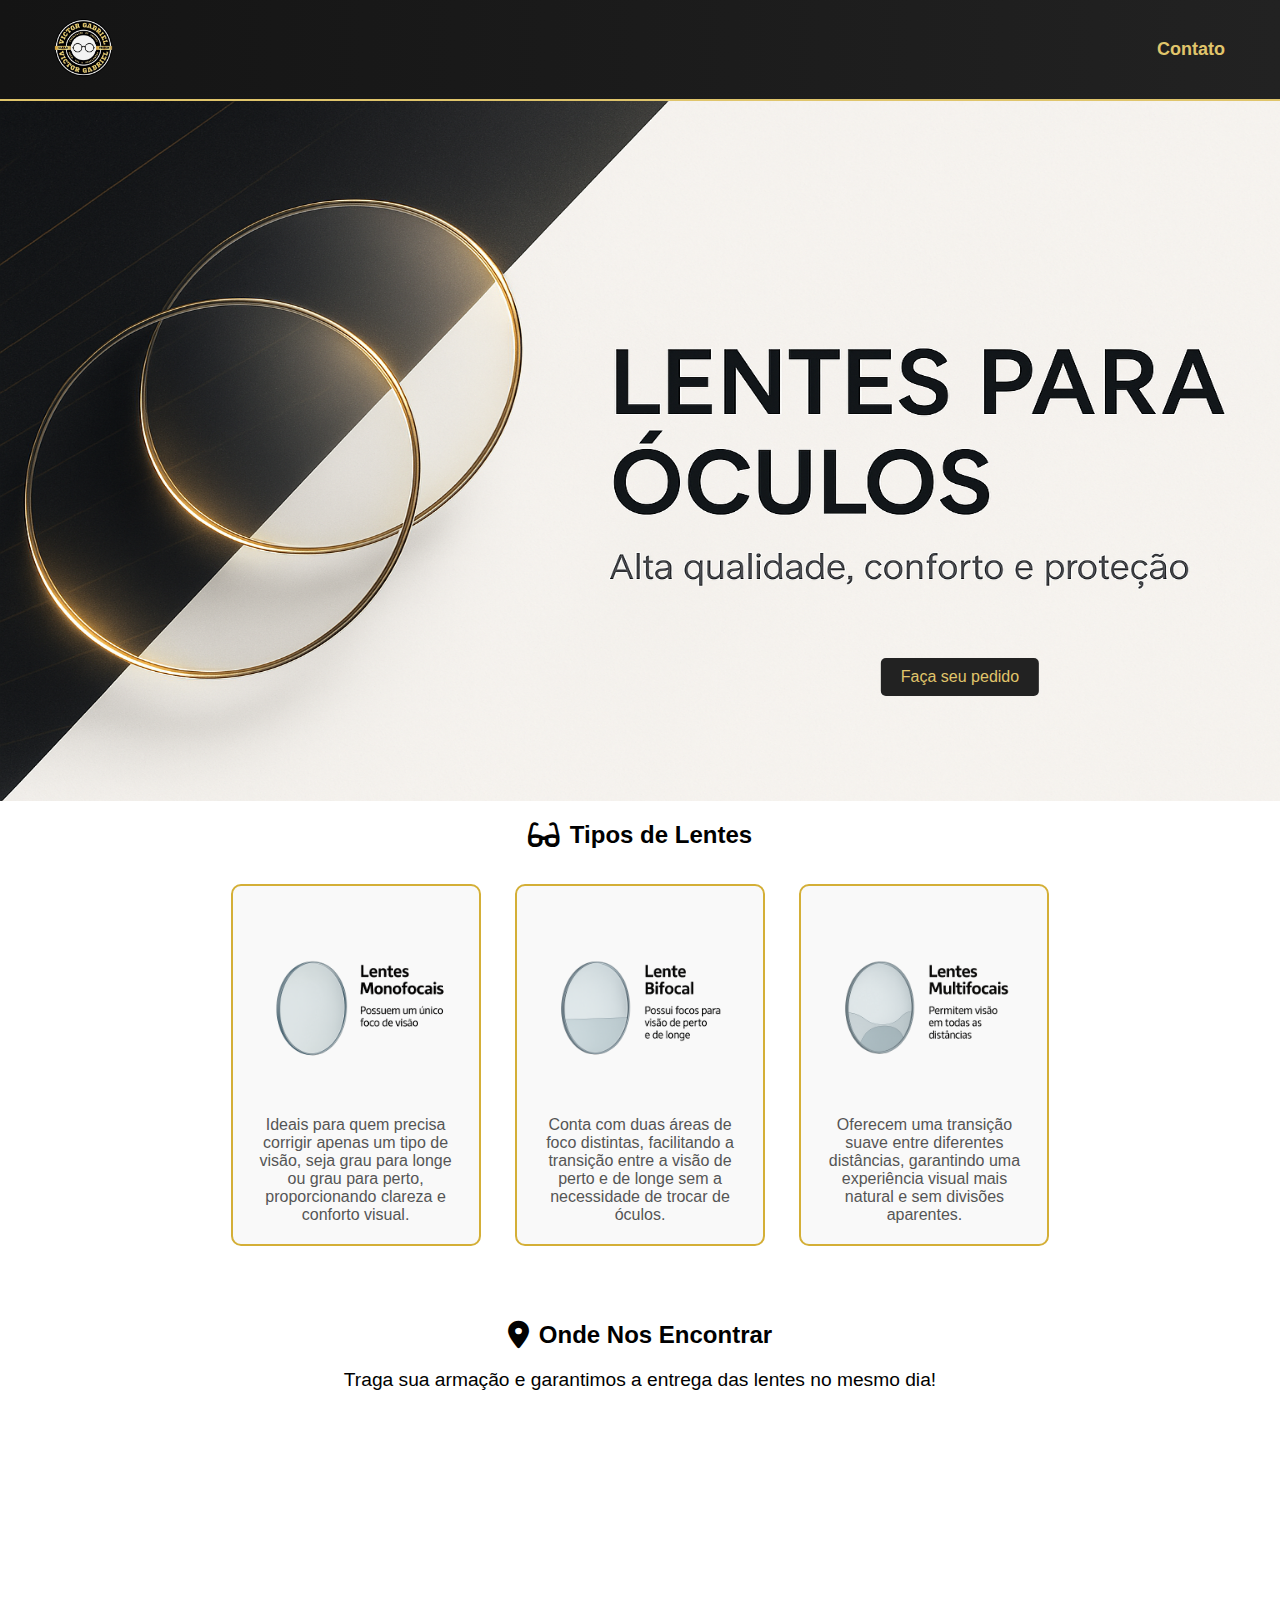
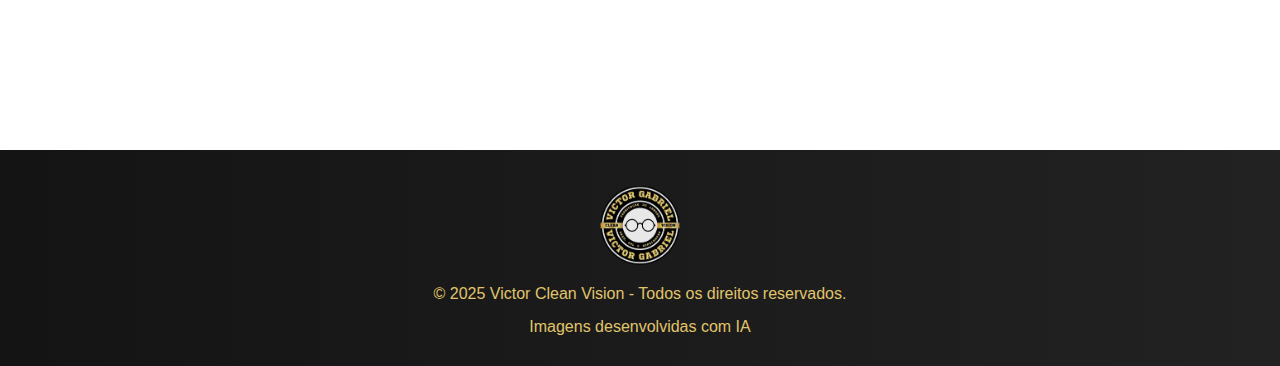
<file: index.html>
<!DOCTYPE html>
<html lang="pt-br">

<head>
  <meta charset="UTF-8" />
  <meta name="viewport" content="width=device-width, initial-scale=1.0" />
  <title>Victor Clean Vision | Lentes com Entrega no Mesmo Dia</title>
  <link rel="icon" type="image/x-icon" href="imagens/favicon_victor_clean.ico">
  <link rel="stylesheet" href="style/styles.css" />
  <link rel="stylesheet" href="https://cdnjs.cloudflare.com/ajax/libs/font-awesome/6.5.0/css/all.min.css" />
</head>

<body>
    <header>
        <a href="index.html">
          <img src="imagens/logo.png" alt="Victor Clean Vision" class="logo" />
        </a>
        <nav>
          <ul>
            <li><a href="contato/contato.html">Contato</a></li>
          </ul>
        </nav>
      </header>
      
    

  <main>
    <section class="banner">
      <img src="imagens/banner.png" alt="Lentes para Óculos" />
      <a href="loja/pedido.html" class="pedido-btn">Faça seu pedido</a>
    </section>

    <section class="lentes">
      <h2 class="titulo-secao"><i class="fas fa-glasses"></i> Tipos de Lentes</h2>

      <div class="lente-card">
        <a href="lentes/monofocais.html"><img src="imagens/Lentes_Monofocais.png" alt="Lente Monofocal para visão única" /></a>
        <p>Ideais para quem precisa corrigir apenas um tipo de visão, seja grau para longe ou grau para perto, proporcionando clareza e conforto visual.</p>
      </div>

      <div class="lente-card">
        <a href="lentes/bifocais.html"><img src="imagens/Lente_Bifocal.png" alt="Lente Bifocal para visão de perto e longe" /></a>
        <p>Conta com duas áreas de foco distintas, facilitando a transição entre a visão de perto e de longe sem a necessidade de trocar de óculos.</p>
      </div>

      <div class="lente-card">
        <a href="lentes/multifocais.html"><img src="imagens/Lentes_Multifocais.png" alt="Lente Multifocal com transição suave" /></a>
        <p>Oferecem uma transição suave entre diferentes distâncias, garantindo uma experiência visual mais natural e sem divisões aparentes.</p>
      </div>
    </section>

    <section class="localizacao">
      <h2 class="titulo-secao"><i class="fas fa-map-marker-alt"></i> Onde Nos Encontrar</h2>
      <p>Traga sua armação e garantimos a entrega das lentes no mesmo dia!</p>
      <iframe
        src="https://www.google.com/maps/embed?pb=!1m18!1m12!1m3!1d3837.7842630037617!2d-48.081454524280204!3d-15.86793212477132!2m3!1f0!2f0!3f0!3m2!1i1024!2i768!4f13.1!3m3!1m2!1s0x935a2d54c046957d%3A0xb51e02d458010423!2s1%20-%20QR%20206%20-%20Samambaia%2C%20Bras%C3%ADlia%20-%20DF!5e0!3m2!1spt-BR!2sbr!4v1743699405599!5m2!1spt-BR!2sbr"
        width="100%" height="300" style="border:0;" allowfullscreen="" loading="lazy">
      </iframe>
    </section>
  </main>

  <footer>
    <div class="footer-content">
        <img src="imagens/logo.png" alt="Victor Clean Vision" class="footer-logo">
        <p>&copy; 2025 Victor Clean Vision - Todos os direitos reservados.</p>
        <p>Imagens desenvolvidas com IA</p>
    </div>
</footer>


  <script src="script/script.js"></script>
</body>

</html>
</file>
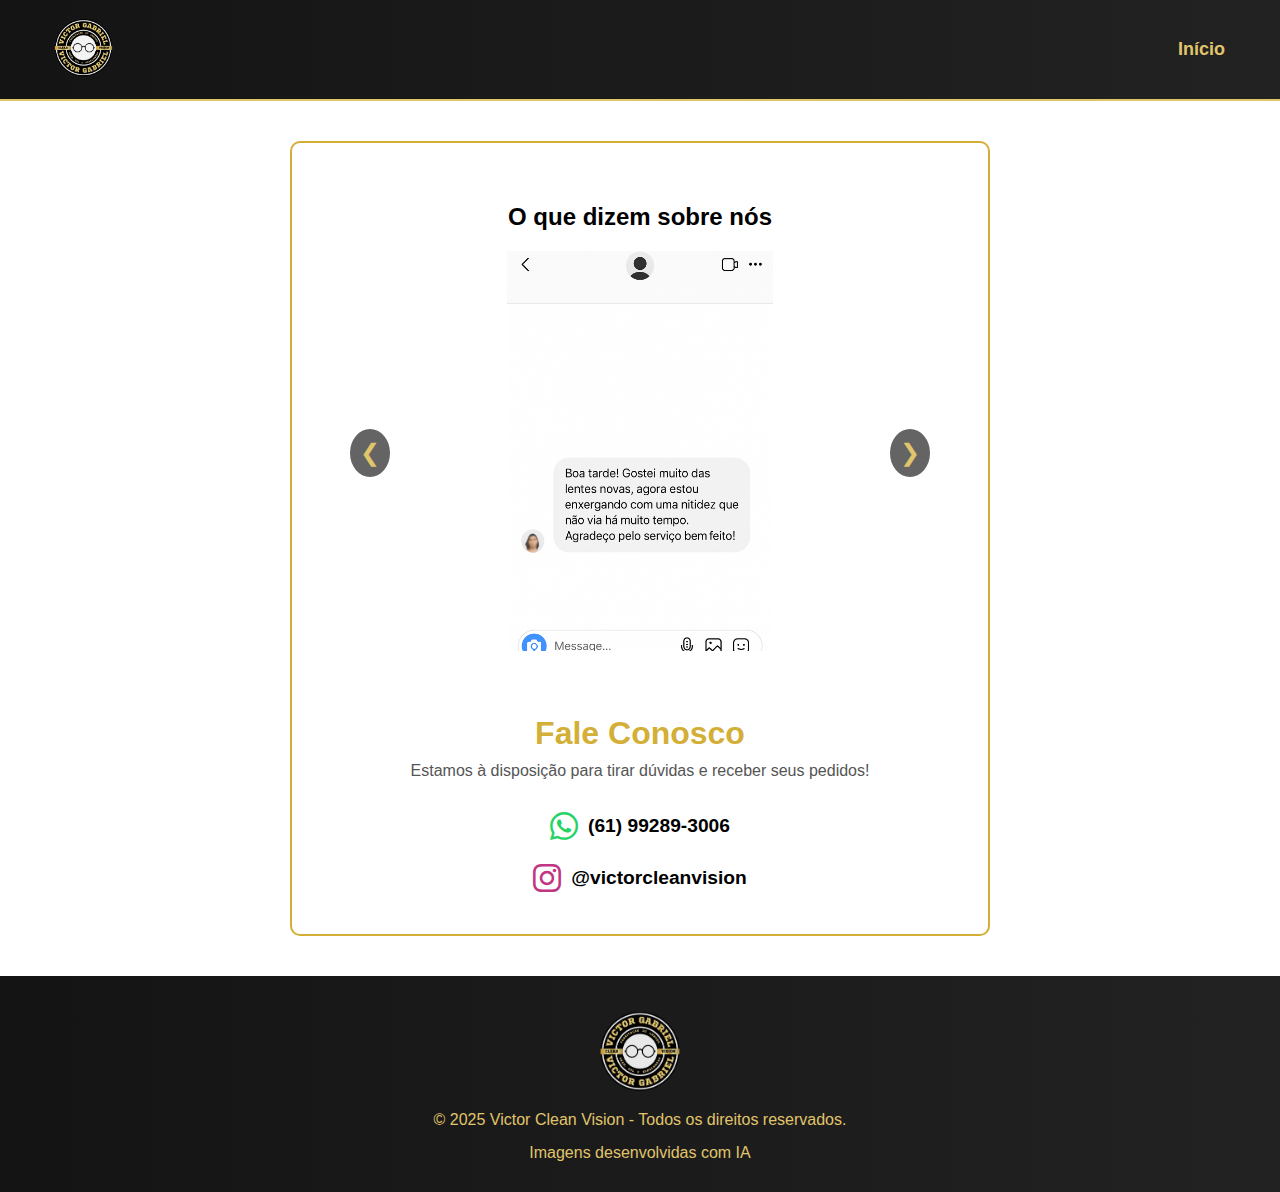
<file: contato/contato.html>
<!DOCTYPE html>
<html lang="pt-br">
<head>
    <meta charset="UTF-8">
    <meta name="viewport" content="width=device-width, initial-scale=1.0">
    <title>Contato | Victor Clean Vision</title>
    <link rel="stylesheet" href="../style/styles.css">
    <link rel="stylesheet" href="https://cdnjs.cloudflare.com/ajax/libs/font-awesome/6.5.0/css/all.min.css">
</head>
<body>

    <header>
        <a href="../index.html"><img src="../imagens/logo.png" alt="Victor Clean Vision" class="logo"></a>
        <nav>
            <ul>
                <li><a href="../index.html">Início</a></li>
            </ul>
        </nav>
    </header>

    <main class="contato-container">
        <section class="feedback-section">
            <h2>O que dizem sobre nós</h2>
            <div class="carousel">
                <button class="carousel-btn prev" onclick="mudarImagem(-1)">&#10094;</button>
                <img id="feedback-img" src="../imagens/feedbacks/feedback1.jpg" alt="Feedback de cliente">
                <button class="carousel-btn next" onclick="mudarImagem(1)">&#10095;</button>
            </div>
        </section>

        <h1>Fale Conosco</h1>
        <p>Estamos à disposição para tirar dúvidas e receber seus pedidos!</p>
    
        <div class="contato-item">
            <i class="fab fa-whatsapp contato-icon"></i>
            <a href="https://wa.me/5561992893006" target="_blank">(61) 99289-3006</a>
        </div>
    
        <div class="contato-item">
            <i class="fab fa-instagram contato-icon"></i>
            <a href="https://www.instagram.com/victorclear_vision/" target="_blank">@victorcleanvision</a>
        </div>
    </main>
    

    <footer>
        <div class="footer-content">
            <img src="../imagens/logo.png" alt="Victor Clean Vision" class="footer-logo">
            <p>&copy; 2025 Victor Clean Vision - Todos os direitos reservados.</p>
            <p>Imagens desenvolvidas com IA</p>
        </div>
    </footer>
    
    <script src="../script/script.js"></script>
</body>
</html>
</file>
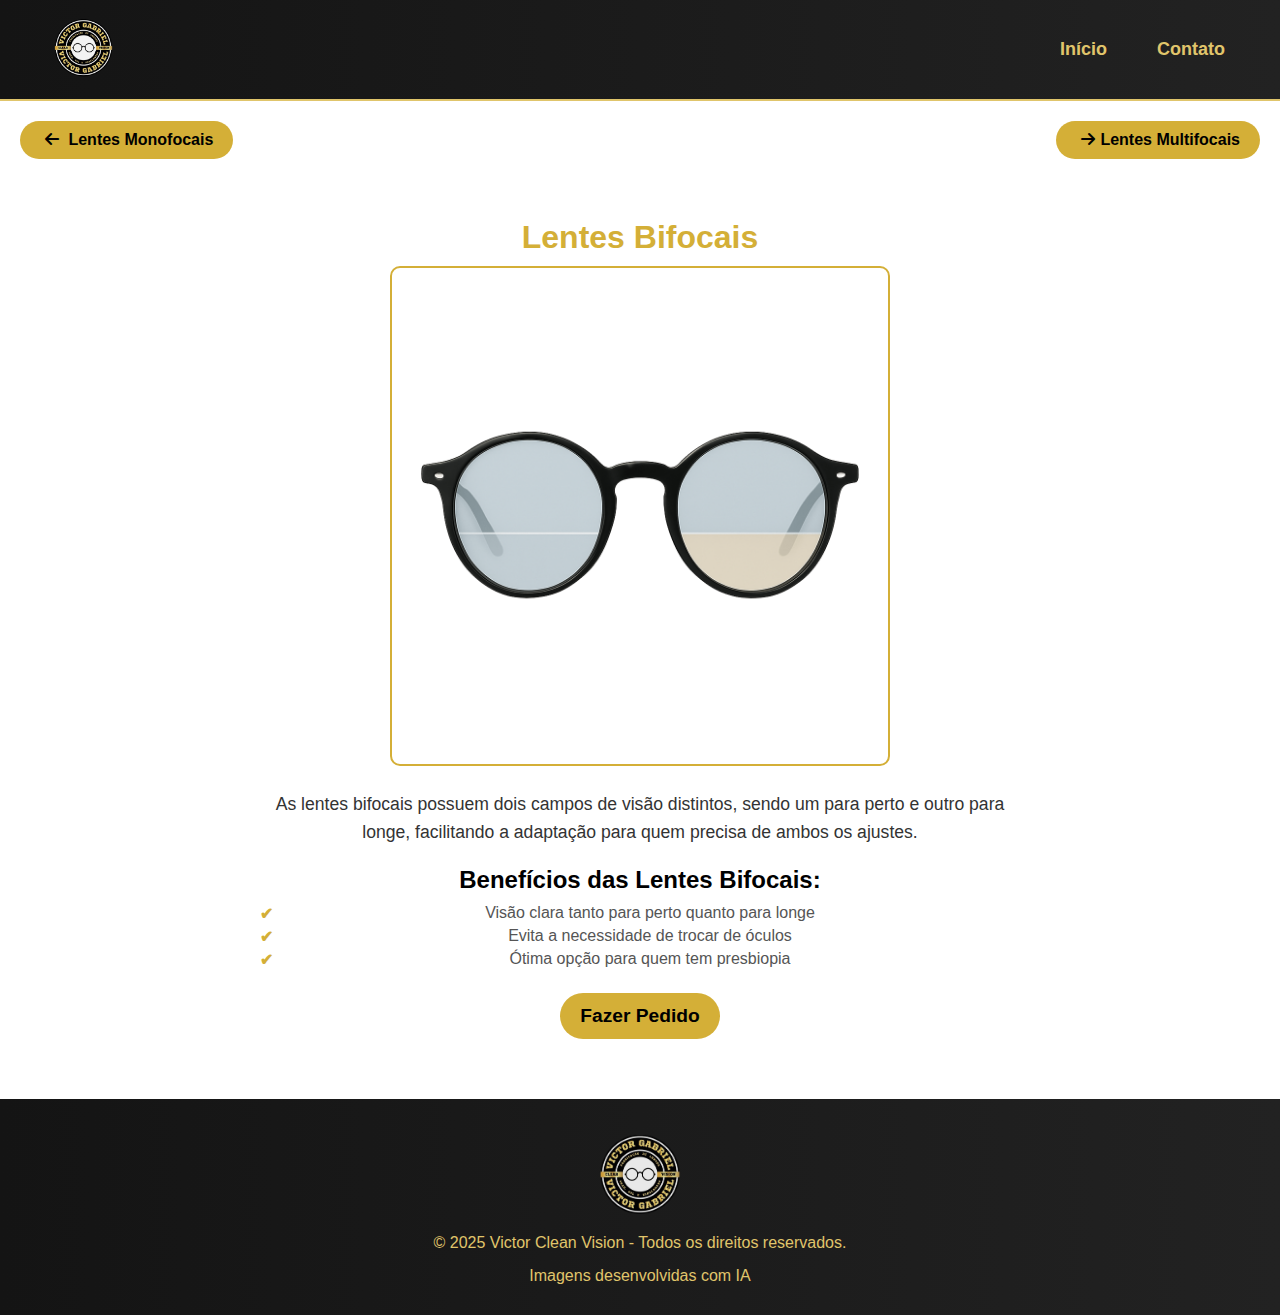
<file: lentes/bifocais.html>
<!DOCTYPE html>
<html lang="pt-br">
<head>
    <meta charset="UTF-8">
    <meta name="viewport" content="width=device-width, initial-scale=1.0">
    <title>Lentes Bifocais - Victor Clean Vision</title>
    <link rel="stylesheet" href="../style/styles.css">
    <link rel="stylesheet" href="https://cdnjs.cloudflare.com/ajax/libs/font-awesome/6.5.0/css/all.min.css">
</head>
<body>

    <header>
        <a href="../index.html"><img src="../imagens/logo.png" alt="Victor Clean Vision" class="logo"></a>
        <nav>
            <ul>
                <li><a href="../index.html">Início</a></li>
                <li><a href="../contato/contato.html">Contato</a></li>
            </ul>
        </nav>
    </header>

    <div class="navegacao-lentes">
        <a href="monofocais.html" class="botao-navegacao"><i class="fas fa-arrow-left"></i> Lentes Monofocais</a>
        <a href="multifocais.html" class="botao-navegacao"> <i class="fas fa-arrow-right"></i>Lentes Multifocais</a>        
    </div>

    <main id="pagina-bifocais">
        <h1>Lentes Bifocais</h1>
        <img src="../imagens/oculos_com_lente_bifocal.png" alt="Lentes Bifocais">
        <p>As lentes bifocais possuem dois campos de visão distintos, sendo um para perto e outro para longe, facilitando a adaptação para quem precisa de ambos os ajustes.</p>

        <h2>Benefícios das Lentes Bifocais:</h2>
        <ul>
            <li>Visão clara tanto para perto quanto para longe</li>
            <li>Evita a necessidade de trocar de óculos</li>
            <li>Ótima opção para quem tem presbiopia</li>
        </ul>

        <a href="../loja/pedido.html" class="botao-pedido">Fazer Pedido</a>
    </main>

    <footer>
        <div class="footer-content">
            <img src="../imagens/logo.png" alt="Victor Clean Vision" class="footer-logo">
            <p>&copy; 2025 Victor Clean Vision - Todos os direitos reservados.</p>
            <p>Imagens desenvolvidas com IA</p>
        </div>
    </footer>

</body>
</html>
</file>
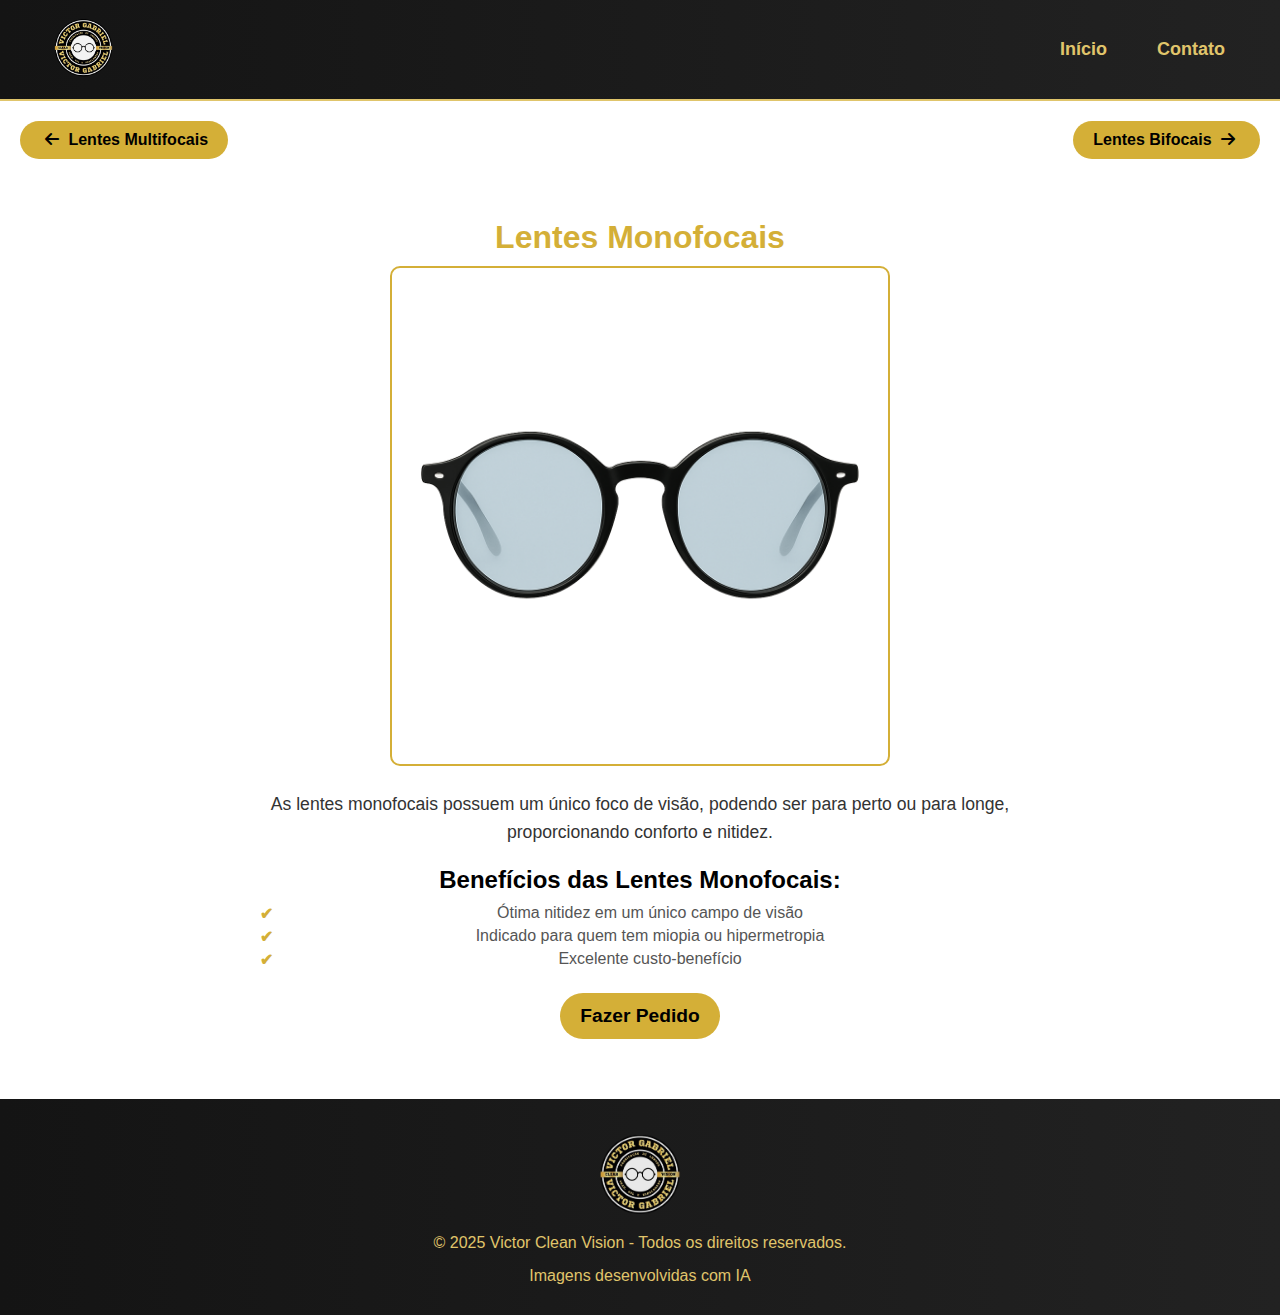
<file: lentes/monofocais.html>
<!DOCTYPE html>
<html lang="pt-br">
<head>
    <meta charset="UTF-8">
    <meta name="viewport" content="width=device-width, initial-scale=1.0">
    <title>Lentes Monofocais - Victor Clean Vision</title>
    <link rel="stylesheet" href="../style/styles.css">
    <link rel="stylesheet" href="https://cdnjs.cloudflare.com/ajax/libs/font-awesome/6.5.0/css/all.min.css">
</head>
<body>

    <header>
        <a href="../index.html"><img src="../imagens/logo.png" alt="Victor Clean Vision" class="logo"></a>
        <nav>
            <ul>
                <li><a href="../index.html">Início</a></li>
                <li><a href="../contato/contato.html">Contato</a></li>
            </ul>
        </nav>
    </header>

    <div class="navegacao-lentes">
        <a href="multifocais.html" class="botao-navegacao"><i class="fas fa-arrow-left"></i> Lentes Multifocais</a>
        <a href="bifocais.html" class="botao-navegacao">Lentes Bifocais <i class="fas fa-arrow-right"></i></a>
    </div>

    <main id="pagina-monofocais">
        <h1>Lentes Monofocais</h1>
        <img src="../imagens/oculos_com_lente_monofocal.png" alt="Lentes Monofocais">
        <p>As lentes monofocais possuem um único foco de visão, podendo ser para perto ou para longe, proporcionando conforto e nitidez.</p>

        <h2>Benefícios das Lentes Monofocais:</h2>
        <ul>
            <li>Ótima nitidez em um único campo de visão</li>
            <li>Indicado para quem tem miopia ou hipermetropia</li>
            <li>Excelente custo-benefício</li>
        </ul>

        <a href="../loja/pedido.html" class="botao-pedido">Fazer Pedido</a>
    </main>

    <footer>
        <div class="footer-content">
            <img src="../imagens/logo.png" alt="Victor Clean Vision" class="footer-logo">
            <p>&copy; 2025 Victor Clean Vision - Todos os direitos reservados.</p>
            <p>Imagens desenvolvidas com IA</p>
        </div>
    </footer>

</body>
</html>
</file>
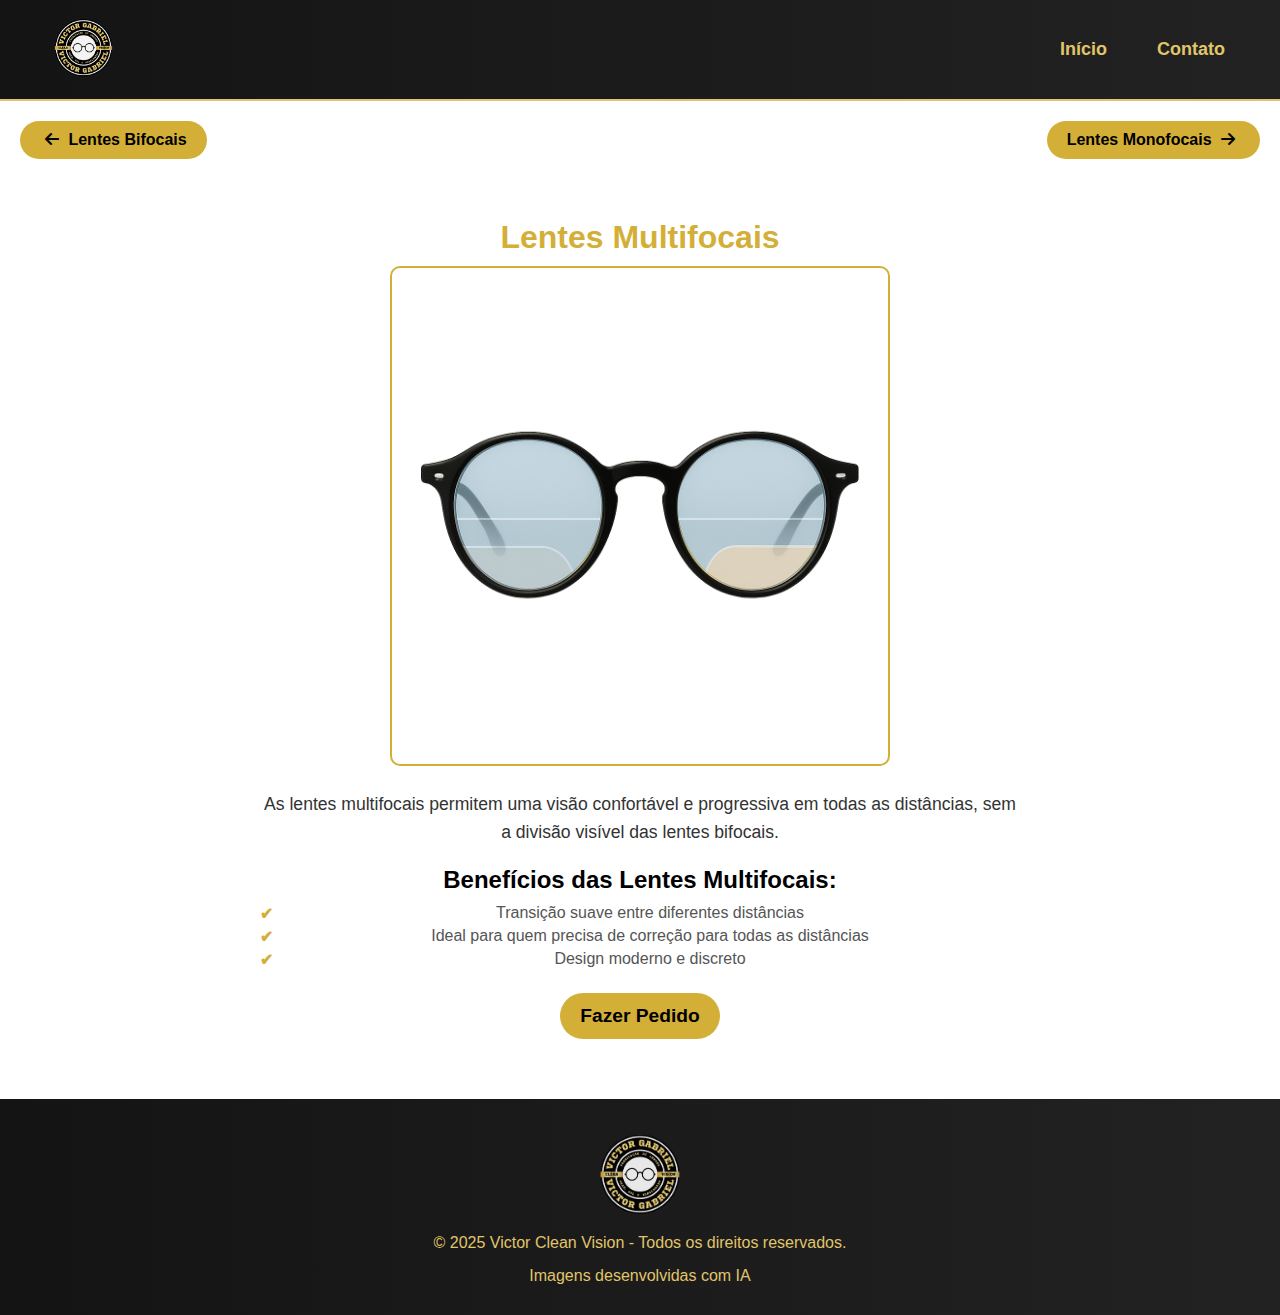
<file: lentes/multifocais.html>
<!DOCTYPE html>
<html lang="pt-br">
<head>
    <meta charset="UTF-8">
    <meta name="viewport" content="width=device-width, initial-scale=1.0">
    <title>Lentes Multifocais - Victor Clean Vision</title>
    <link rel="stylesheet" href="../style/styles.css">
    <link rel="stylesheet" href="https://cdnjs.cloudflare.com/ajax/libs/font-awesome/6.5.0/css/all.min.css">
</head>
<body>

    <header>
        <a href="../index.html"><img src="../imagens/logo.png" alt="Victor Clean Vision" class="logo"></a>
        <nav>
            <ul>
                <li><a href="../index.html">Início</a></li>
                <li><a href="../contato/contato.html">Contato</a></li>
            </ul>
        </nav>
    </header>

    <div class="navegacao-lentes">
        <a href="bifocais.html" class="botao-navegacao"><i class="fas fa-arrow-left"></i> Lentes Bifocais</a>
        <a href="monofocais.html" class="botao-navegacao">Lentes Monofocais <i class="fas fa-arrow-right"></i></a>
    </div>

    <main id="pagina-multifocais">
        <h1>Lentes Multifocais</h1>
        <img src="../imagens/oculos_com_lente_multifocal.png" alt="Lentes Multifocais">
        <p>As lentes multifocais permitem uma visão confortável e progressiva em todas as distâncias, sem a divisão visível das lentes bifocais.</p>

        <h2>Benefícios das Lentes Multifocais:</h2>
        <ul>
            <li>Transição suave entre diferentes distâncias</li>
            <li>Ideal para quem precisa de correção para todas as distâncias</li>
            <li>Design moderno e discreto</li>
        </ul>

        <a href="../loja/pedido.html" class="botao-pedido">Fazer Pedido</a>
    </main>

    <footer>
        <div class="footer-content">
            <img src="../imagens/logo.png" alt="Victor Clean Vision" class="footer-logo">
            <p>&copy; 2025 Victor Clean Vision - Todos os direitos reservados.</p>
            <p>Imagens desenvolvidas com IA</p>
        </div>
    </footer>

</body>
</html>
</file>
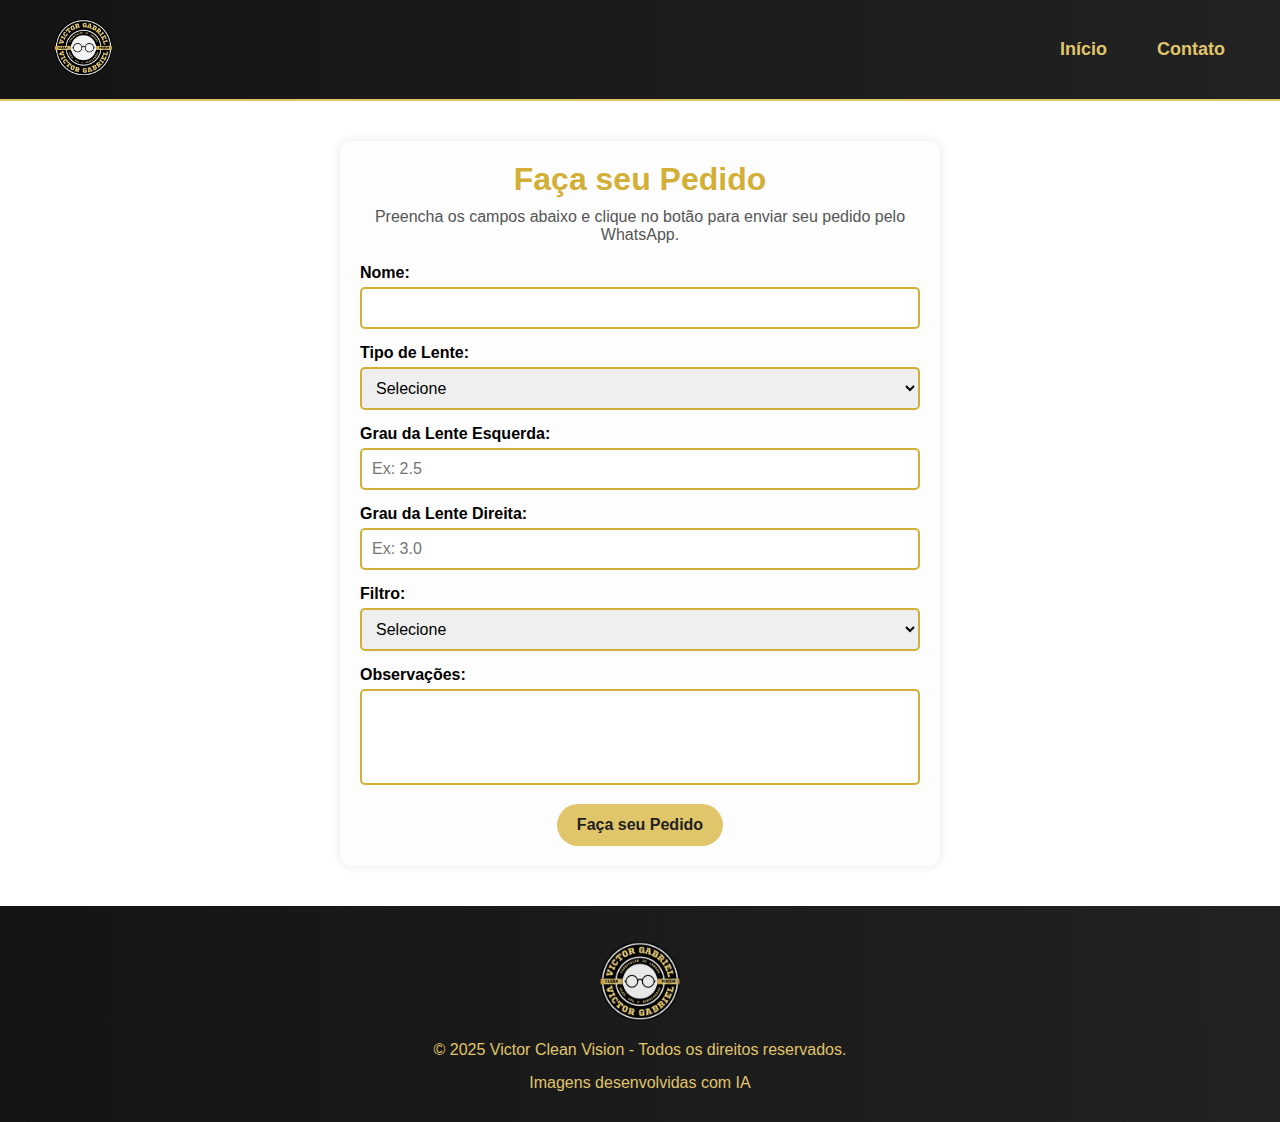
<file: loja/pedido.html>
<!DOCTYPE html>
<html lang="pt-br">
<head>
    <meta charset="UTF-8">
    <meta name="viewport" content="width=device-width, initial-scale=1.0">
    <title>Pedido de Lentes | Victor Clean Vision</title>
    <link rel="stylesheet" href="../style/styles.css">
</head>
<body>

    <header>
        <a href="../index.html"><img src="../imagens/logo.png" alt="Victor Clean Vision" class="logo"></a>
        <nav>
            <ul>
                <li><a href="../index.html">Início</a></li>
                <li><a href="../contato/contato.html">Contato</a></li>
            </ul>
        </nav>
    </header>

    <main>
        <section class="pedido-container">
            <h1>Faça seu Pedido</h1>
            <p>Preencha os campos abaixo e clique no botão para enviar seu pedido pelo WhatsApp.</p>

            <form id="pedido-form">
                <div class="form-group">
                    <label for="nome">Nome:</label>
                    <input type="text" id="nome" name="nome" required>
                </div>

                <div class="form-group">
                    <label for="tipo-lente">Tipo de Lente:</label>
                    <select id="tipo-lente" name="tipo-lente" required>
                        <option value="" disabled selected>Selecione</option>
                        <option value="Monofocal">Monofocal</option>
                        <option value="Bifocal">Bifocal</option>
                        <option value="Multifocal">Multifocal</option>
                    </select>
                </div>

                <div class="form-group">
                    <label for="grau-esquerdo">Grau da Lente Esquerda:</label>
                    <input type="text" id="grau-esquerdo" name="grau-esquerdo" required placeholder="Ex: 2.5" oninput="validarGrau(this)">
                </div>

                <div class="form-group">
                    <label for="grau-direito">Grau da Lente Direita:</label>
                    <input type="text" id="grau-direito" name="grau-direito" required placeholder="Ex: 3.0" oninput="validarGrau(this)">
                </div>

                <div class="form-group">
                    <label for="filtro">Filtro:</label>
                    <select id="filtro" name="filtro" required>
                        <option value="" disabled selected>Selecione</option>
                        <option value="Nenhum">Nenhum</option>
                        <option value="Filtro Azul">Filtro Azul</option>
                        <option value="Antirreflexo">Antirreflexo</option>
                        <option value="Fotossensível">Fotossensível</option>
                    </select>
                </div>

                <div class="form-group">
                    <label for="observacoes">Observações:</label>
                    <textarea id="observacoes" name="observacoes" rows="4"></textarea>
                </div>

                <button type="button" class="btn-enviar" onclick="enviarPedido()" title="Enviar pedido pelo WhatsApp">
                    Faça seu Pedido
                </button>
                <div id="mensagem-confirmacao" class="mensagem-confirmacao" style="display: none;"></div>
            </form>
        </section>
    </main>

    <footer>
        <div class="footer-content">
            <img src="../imagens/logo.png" alt="Victor Clean Vision" class="footer-logo">
            <p>&copy; 2025 Victor Clean Vision - Todos os direitos reservados.</p>
            <p>Imagens desenvolvidas com IA</p>
        </div>
    </footer>

    <script src="../script/script.js"></script>

</body>
</html>
</file>
<file: style/styles.css>
/* Reset de estilos */
* {
    margin: 0;
    padding: 0;
    box-sizing: border-box;
    font-family: Arial, sans-serif;
}

body {
    background-color: #fff;
    color: #000;
}

header {
    background: linear-gradient(to right, #141414, #222); /* mesmo do footer */
    border-bottom: 2px solid #e0c56b;
    padding: 15px 40px; /* aumenta espaço lateral */
    display: flex;
    justify-content: space-between;
    align-items: center;
  }
  
  .logo {
    height: 65px;
    opacity: 0.95;
    transition: transform 0.3s;
  }
  
  .logo:hover {
    transform: scale(1.05);
  }
  
  nav ul {
    list-style: none;
    display: flex;
    margin: 0;
    padding: 0;
  }
  
  nav ul li {
    margin-left: 20px;
  }
  
  nav ul li a {
    text-decoration: none;
    color: #e0c56b;
    font-weight: bold;
    font-size: 18px;
    padding: 8px 15px;
    border-radius: 5px;
    transition: background 0.3s, color 0.3s;
  }
  
  nav ul li a:hover {
    color: #fff;
  }
  


/* Banner */
.banner {
    position: relative;
    width: 100%;
    height: auto;
    z-index: 10;
}

.banner img {
    width: 100%;
    height: 700px;
    display: block;
}

/* Botão no banner */
.pedido-btn {
    position: absolute;
    bottom: 15%;
    left: 75%;
    transform: translateX(-50%);
    background-color: rgb(34, 34, 34);
    color: #e0c56b;
    font-size: 16px;
    padding: 10px 20px;
    border: none;
    cursor: pointer;
    border-radius: 5px;
    transition: background 0.3s, color 0.3s;
    text-decoration: none;
}

.pedido-btn:hover {
    background-color: #e0c56b;
    color: black;
}


/* Menu lateral */
.menu-lateral {
    position: fixed;
    left: -300px;
    top: 0;
    width: 250px;
    height: 100%;
    background: #fff;
    border-right: 3px solid #d4af37;
    padding: 20px;
    transition: 0.3s;
    z-index: 1000;
    box-shadow: 2px 0 10px rgba(0, 0, 0, 0.2);
}

.menu-lateral .fechar-menu {
    font-size: 24px;
    cursor: pointer;
    color: #000;
    display: block;
    text-align: right;
    z-index: 1100;
}

.logo-menu {
    display: block;
    margin: 0 auto 20px;
    height: 120px;
}

.menu-lateral ul {
    list-style: none;
    padding: 20px 0;
}

.menu-lateral ul li {
    padding: 12px 0;
    text-align: left;
}

.menu-lateral ul li a {
    text-decoration: none;
    color: #000;
    font-weight: bold;
    font-size: 18px;
    display: block;
    padding: 8px 15px;
    border-radius: 5px;
    transition: background 0.3s, color 0.3s;
}

.menu-lateral ul li a:hover {
    color: #d4af37;
}

/* Hero */
.hero {
    text-align: center;
    padding: 20px;
}

.hero h1 {
    margin-bottom: 20px;
}

/* Lentes */
.lentes {
    text-align: center;
    padding: 20px;
}

.lente-card {
    display: inline-block;
    width: 250px;
    margin: 15px;
    background: #f9f9f9;
    padding: 20px;
    border-radius: 10px;
    border: 2px solid #d4af37;
    transition: 0.3s;
}

.lente-card:hover {
    transform: scale(1.05);
}

.lente-card img {
    width: 100%;
    border-radius: 5px;
}

.lente-card h3 {
    color: #000;
    margin: 10px 0;
}

.lente-card p {
    color: #555;
}

/* Localização */
.localizacao {
    text-align: center;
    padding: 40px;
}

.localizacao p {
    margin-bottom: 15px;
    font-size: 1.2rem;
}

/* Rodapé */
footer {
    background: linear-gradient(to right, #141414, #222);
    color: #e0c56b;
    text-align: center;
    padding: 30px 20px;
}

.footer-content {
    display: flex;
    flex-direction: column;
    align-items: center;
    gap: 15px;
}

.footer-logo {
    width: 120px;
    height: auto;
    opacity: 0.9;
}

/* Páginas específicas de lente */
#pagina-monofocais, #pagina-bifocais, #pagina-multifocais {
    max-width: 800px;
    margin: 40px auto;
    padding: 20px;
    text-align: center;
}

#pagina-monofocais img, #pagina-bifocais img, #pagina-multifocais img {
    width: 100%;
    max-width: 500px;
    border-radius: 10px;
    border: 2px solid #d4af37;
    margin-bottom: 20px;
}

#pagina-monofocais h1, #pagina-bifocais h1, #pagina-multifocais h1 {
    font-size: 2rem;
    color: #d4af37;
    margin-bottom: 10px;
}

#pagina-monofocais p, #pagina-bifocais p, #pagina-multifocais p {
    font-size: 1.1rem;
    color: #333;
    margin-bottom: 20px;
    line-height: 1.6;
}

#pagina-monofocais h2, #pagina-bifocais h2, #pagina-multifocais h2 {
    font-size: 1.5rem;
    color: #000;
    margin-top: 20px;
}

#pagina-monofocais ul, #pagina-bifocais ul, #pagina-multifocais ul {
    list-style: none;
    margin-top: 10px;
    padding: 0;
}

#pagina-monofocais ul li, #pagina-bifocais ul li, #pagina-multifocais ul li {
    font-size: 1rem;
    color: #555;
    margin: 5px 0;
    padding-left: 20px;
    position: relative;
}

#pagina-monofocais ul li::before, #pagina-bifocais ul li::before, #pagina-multifocais ul li::before {
    content: "✔";
    position: absolute;
    left: 0;
    color: #d4af37;
    font-weight: bold;
}

/* Botão de pedido */
.botao-pedido {
    display: inline-block;
    background: #d4af37;
    color: #000;
    padding: 12px 20px;
    font-size: 1.2rem;
    font-weight: bold;
    text-decoration: none;
    border-radius: 25px;
    transition: 0.3s ease-in-out;
    margin-top: 20px;
}

.botao-pedido:hover {
    background: #b89930;
}

/* Página de pedidos */
.pedido-container {
    max-width: 600px;
    margin: 40px auto;
    padding: 20px;
    background-color: #fdfdfd;
    border-radius: 10px;
    box-shadow: 0 0 10px rgba(0,0,0,0.1);
    text-align: center;
}

.pedido-container h1 {
    color: #d4af37;
    margin-bottom: 10px;
}

.pedido-container p {
    margin-bottom: 20px;
    color: #555;
}

.form-group {
    margin-bottom: 15px;
    text-align: left;
}

.form-group label {
    font-weight: bold;
    display: block;
    margin-bottom: 5px;
}

.form-group input,
.form-group select,
.form-group textarea {
    width: 100%;
    padding: 10px;
    border: 2px solid #d4af37;
    border-radius: 5px;
    font-size: 1rem;
}

.form-group textarea {
    resize: none;
}

.btn-enviar {
    background: #e0c56b;
    color: #222;
    border: none;
    padding: 12px 20px;
    font-size: 1rem;
    font-weight: bold;
    cursor: pointer;
    border-radius: 25px;
    transition: 0.3s;
}

.btn-enviar:hover {
    background: #d4b04a;
}

/* Página de contato */
.contato-container {
    max-width: 700px;
    margin: 40px auto;
    padding: 20px;
    text-align: center;
    background: #fff;
    border: 2px solid #d4af37;
    border-radius: 10px;
}

.contato-container h1 {
    color: #d4af37;
    margin-bottom: 10px;
}

.contato-container p {
    color: #555;
    margin-bottom: 30px;
}

.contato-item {
    display: flex;
    align-items: center;
    justify-content: center;
    margin-bottom: 20px;
}

.contato-icon {
    font-size: 32px;
    margin-right: 10px;
    color: #25D366;
}

.contato-item a {
    font-size: 1.2rem;
    color: #000;
    text-decoration: none;
    font-weight: bold;
    transition: color 0.3s;
}

.contato-item a:hover {
    color: #d4af37;
}

.contato-item .fa-instagram {
    color: #C13584;
}

.titulo-secao {
    font-size: 24px;
    font-weight: bold;
    text-align: center;
    margin-bottom: 20px;
    display: flex;
    align-items: center;
    justify-content: center;
    gap: 10px;
}

.titulo-secao i {
    font-size: 28px;
    color: #020202;
}

.navegacao-lentes {
    display: flex;
    justify-content: space-between;
    align-items: center;
    margin: 20px 20px 40px;
}

.botao-navegacao {
    display: inline-block;
    background: #d4af37;
    color: #000;
    padding: 10px 20px;
    font-size: 1rem;
    font-weight: bold;
    text-decoration: none;
    border-radius: 25px;
    transition: 0.3s ease-in-out;
}

.botao-navegacao:hover {
    background: #b89930;
}

.botao-navegacao i {
    margin: 0 5px;
}

.feedback-section {
    text-align: center;
    padding: 40px 20px;
}

.carousel {
    position: relative;
    max-width: 600px;
    margin: 20px auto;
}

.carousel img {
    width: 100%;
    max-height: 400px;
    object-fit: contain;
    border-radius: 10px;
    transition: opacity 0.5s ease-in-out;
}

.carousel-btn {
    position: absolute;
    top: 50%;
    transform: translateY(-50%);
    background-color: rgba(34, 34, 34, 0.7);
    color: #e0c56b;
    border: none;
    padding: 10px;
    cursor: pointer;
    border-radius: 50%;
    font-size: 24px;
    transition: background 0.3s;
    z-index: 10;
}

.carousel-btn:hover {
    background-color: #e0c56b;
    color: #222;
}

.carousel-btn.prev {
    left: 10px;
}

.carousel-btn.next {
    right: 10px;
}

@media (max-width: 600px) {
    .carousel img {
        max-height: 250px;
    }
}




.mensagem-confirmacao {
    margin-top: 15px;
    padding: 10px;
    background-color: #d4edda;
    color: #155724;
    border: 1px solid #c3e6cb;
    border-radius: 5px;
    font-weight: bold;
    text-align: center;
    animation: fadeIn 0.3s ease-in-out;
}

@keyframes fadeIn {
    from { opacity: 0; }
    to { opacity: 1; }
}


/* 🎯 Responsividade para celular */
@media (max-width: 768px) {
    header {
        flex-direction: column;
        align-items: flex-start;
    }

    nav ul {
        flex-direction: column;
        width: 100%;
        margin-top: 10px;
    }

    nav ul li {
        margin: 5px 0;
    }

    .banner img {
        height: 300px;
    }

    .pedido-btn {
        font-size: 14px;
        padding: 8px 16px;
        bottom: 20px;
        left: 50%;
        transform: translateX(-50%);
    }

    .lente-card {
        width: 90%;
    }

    .localizacao {
        padding: 20px;
    }

    .pedido-container,
    .contato-container {
        margin: 20px;
        padding: 15px;
    }

    .form-group input,
    .form-group select,
    .form-group textarea {
        font-size: 0.95rem;
    }

    .btn-enviar {
        font-size: 0.95rem;
        padding: 10px 18px;
    }

    .contato-item {
        flex-direction: column;
        gap: 5px;
    }

    .contato-icon {
        margin: 0;
    }

    .titulo-secao {
        font-size: 20px;
        flex-direction: column;
        gap: 5px;
    }

    .navegacao-lentes {
        flex-direction: column;
        gap: 15px;
        margin: 20px 0;
    }

    .botao-navegacao {
        width: 90%;
        text-align: center;
    }
}
</file>
